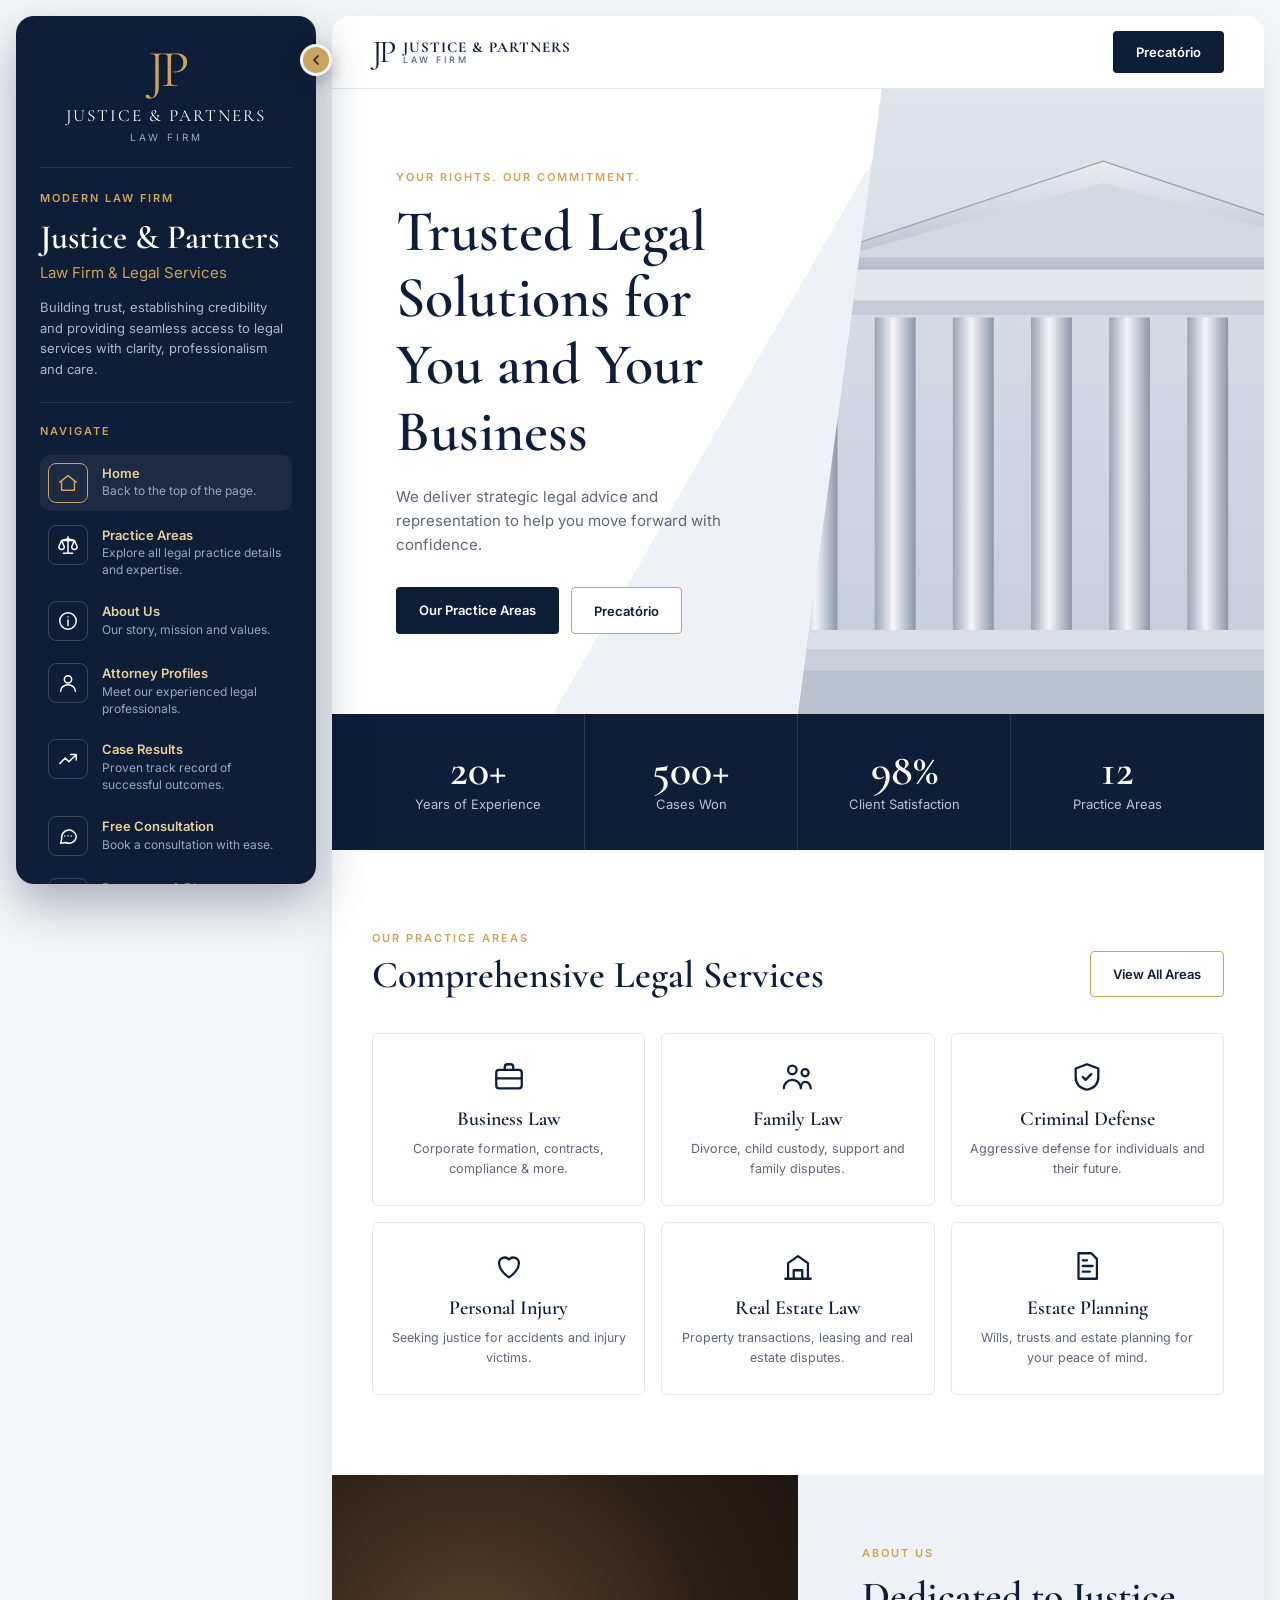
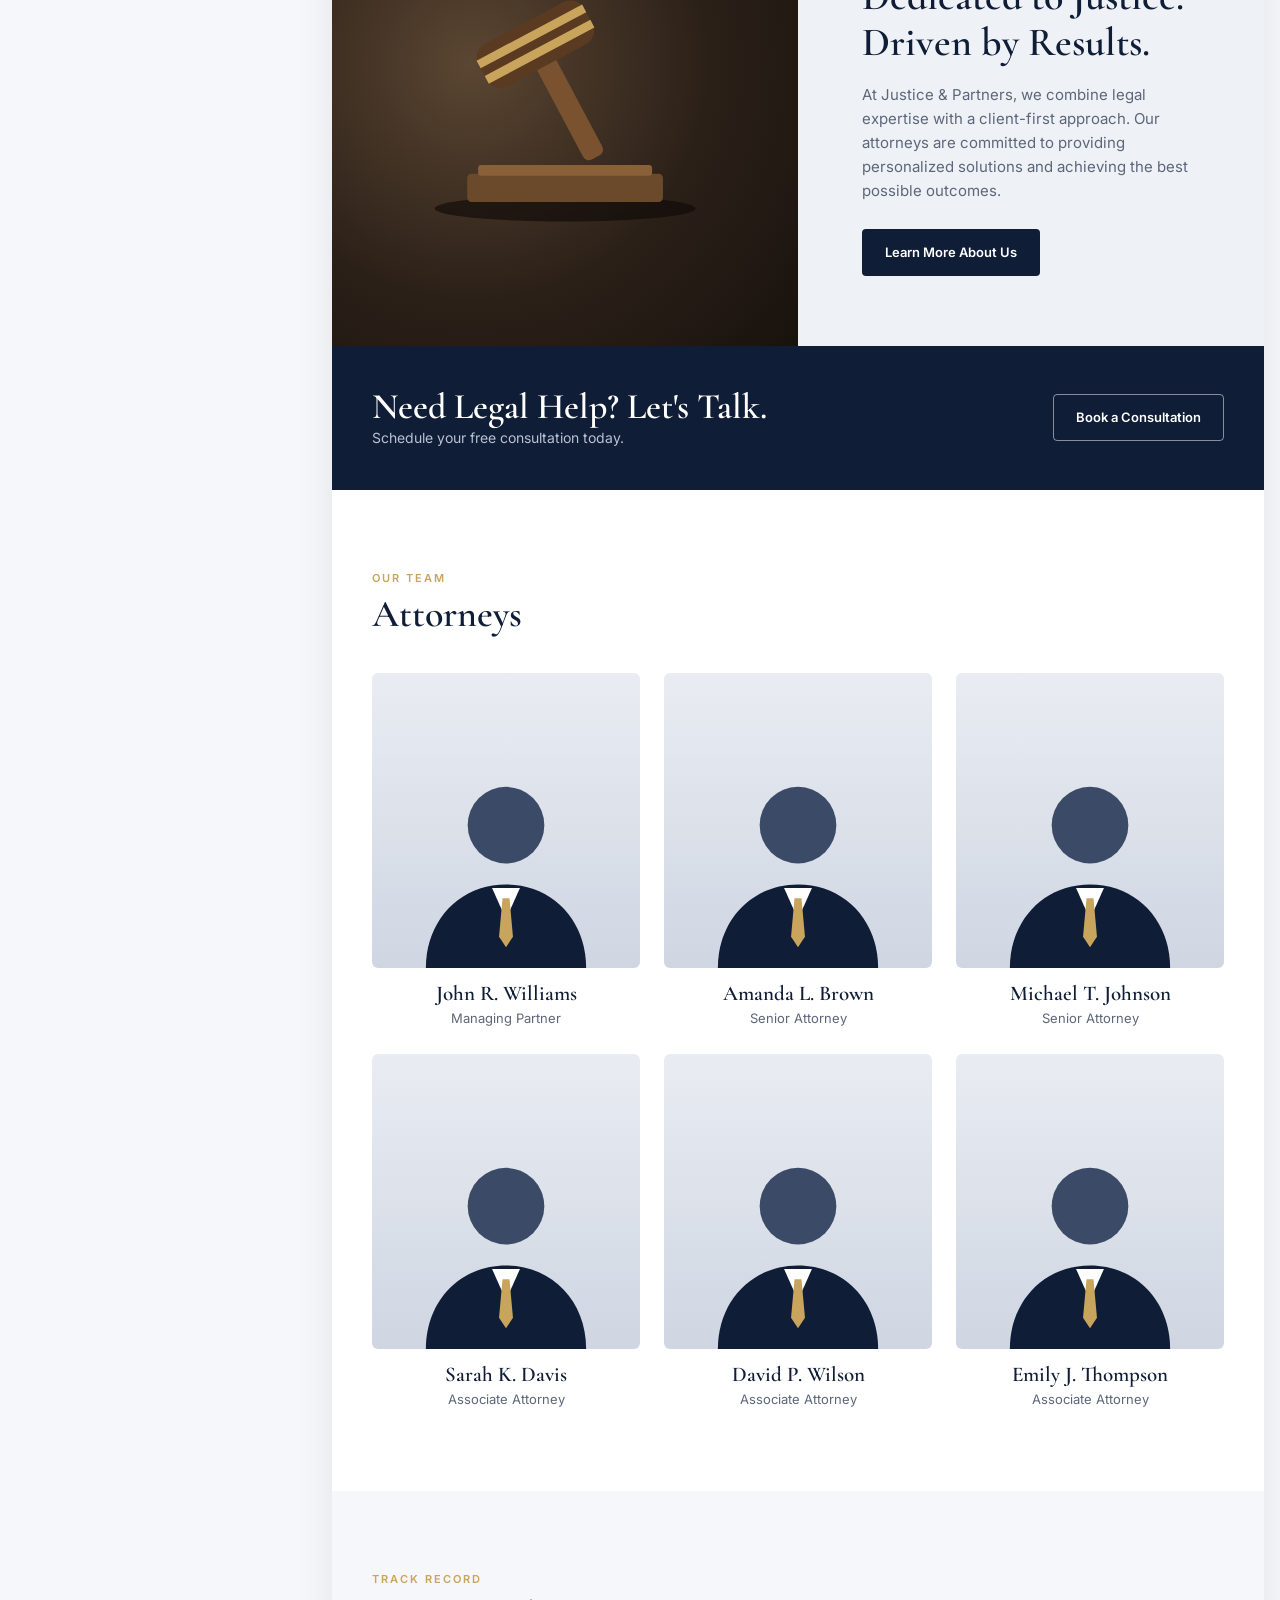
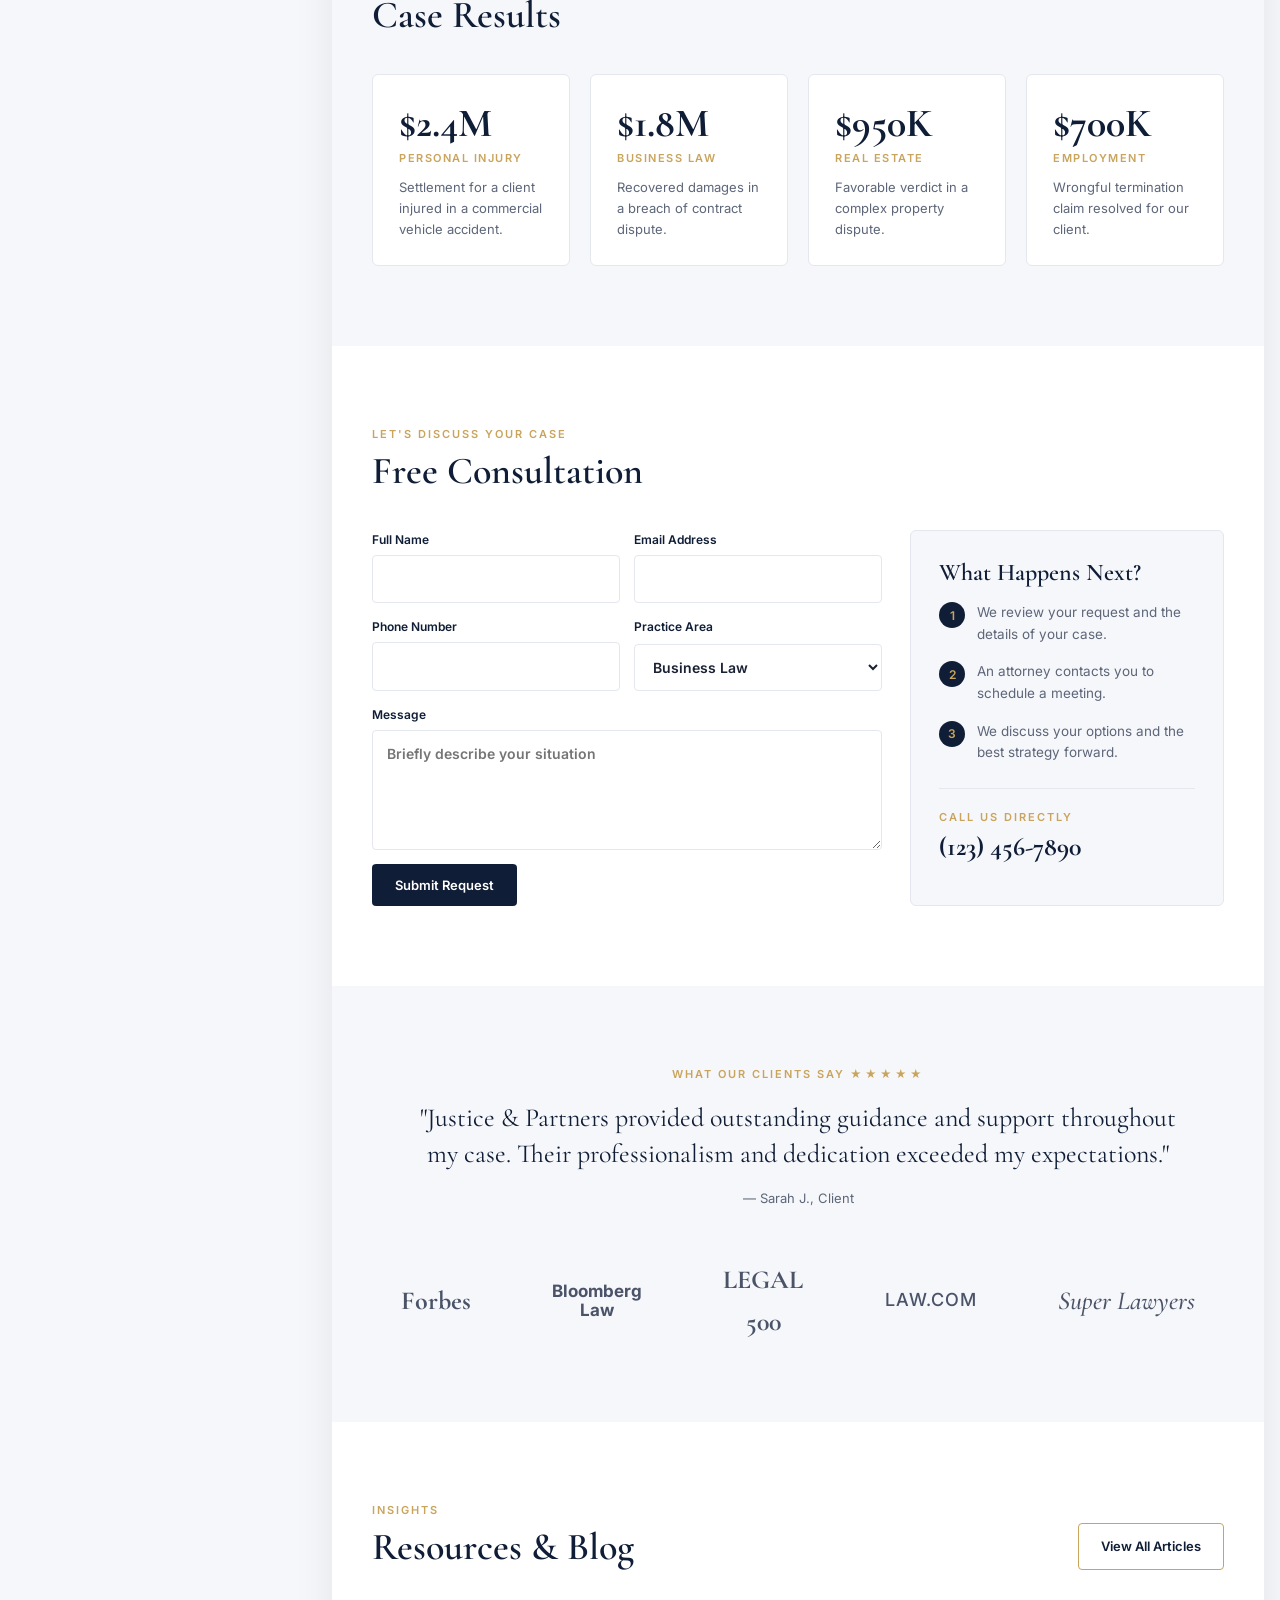
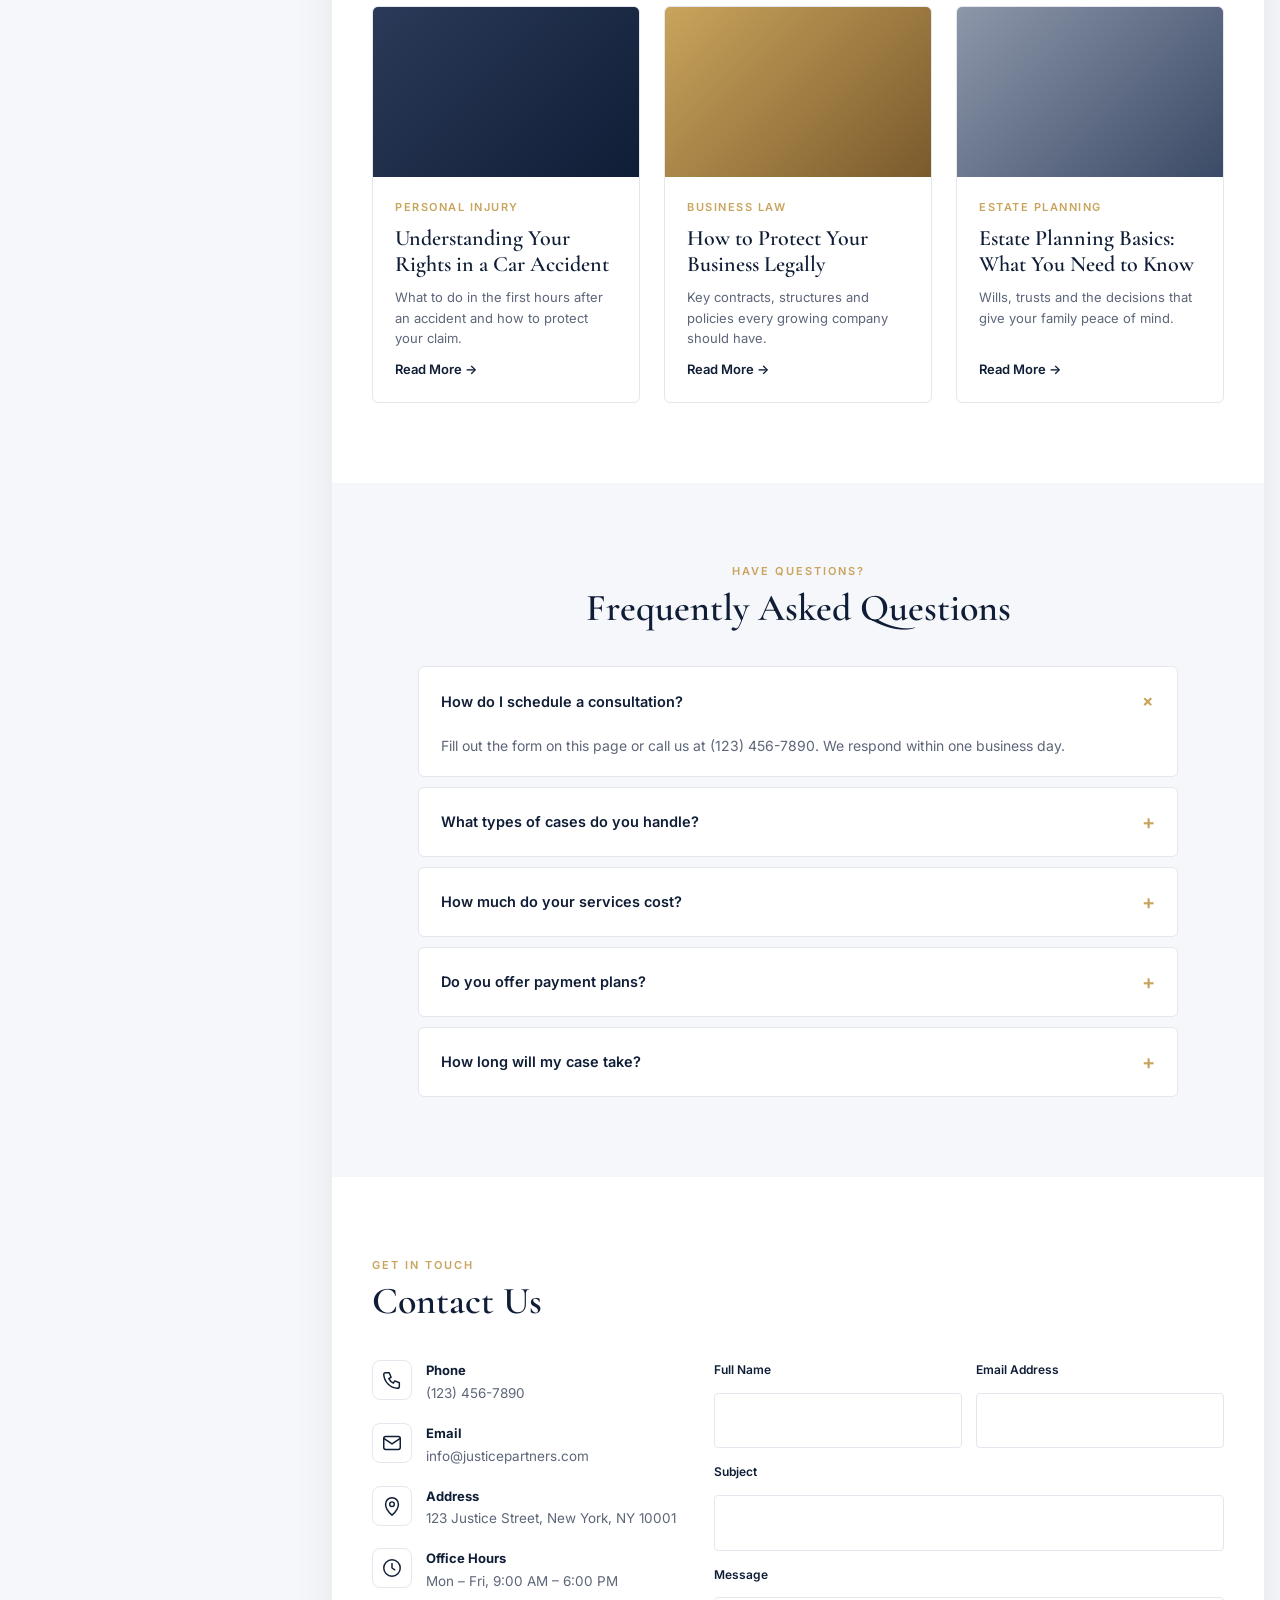
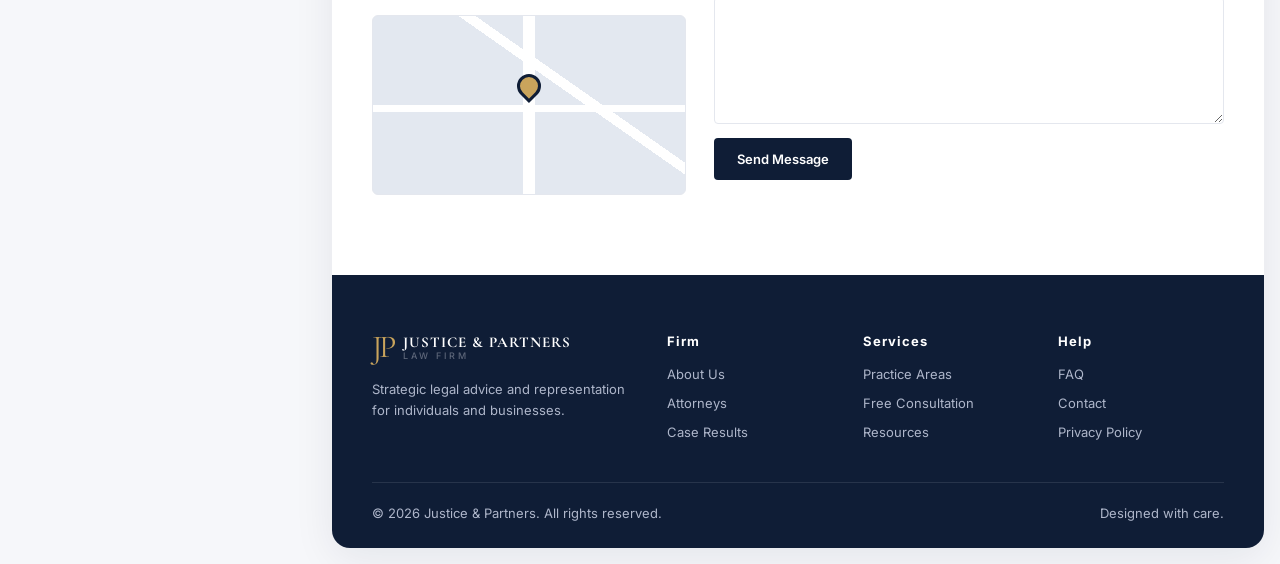
<file: index.html>
<!doctype html>
<html lang="en">
<head>
<meta charset="utf-8">
<meta name="viewport" content="width=device-width, initial-scale=1">
<title>Justice &amp; Partners | Law Firm</title>
<link rel="preconnect" href="https://fonts.googleapis.com">
<link rel="preconnect" href="https://fonts.gstatic.com" crossorigin>
<link href="https://fonts.googleapis.com/css2?family=Cormorant+Garamond:wght@500;600;700&family=Inter:wght@400;500;600&display=swap" rel="stylesheet">
<style>
  :root {
    --navy: #0f1d36;
    --navy-2: #16274a;
    --navy-3: #22355c;
    --gold: #c9a45c;
    --gold-soft: #e6cf9f;
    --ink: #1a2133;
    --muted: #5d6679;
    --line: #e4e7ee;
    --bg: #f6f7fa;
    --white: #ffffff;
    --radius: 6px;
    --sidebar-w: 300px;
    --sidebar-collapsed-w: 80px;
    --sb-w: var(--sidebar-w);
    --serif: "Cormorant Garamond", Georgia, serif;
    --sans: "Inter", system-ui, -apple-system, sans-serif;
  }

  * { box-sizing: border-box; margin: 0; padding: 0; }
  html { scroll-behavior: smooth; }
  body { font-family: var(--sans); color: var(--ink); background: var(--bg); line-height: 1.6; font-size: 15px; }
  a { color: inherit; text-decoration: none; }
  img, svg { display: block; }
  h1, h2, h3 { font-family: var(--serif); font-weight: 600; line-height: 1.15; color: var(--navy); }

  .icon { width: 22px; height: 22px; stroke: currentColor; fill: none; stroke-width: 1.6; stroke-linecap: round; stroke-linejoin: round; }

  /* ---------- Floating sidebar ---------- */
  .sidebar {
    position: fixed; top: 16px; left: 16px; bottom: 16px; width: var(--sb-w);
    background: var(--navy); color: #d7dceb; border-radius: 18px;
    padding: 28px 24px; overflow-y: auto; overflow-x: hidden; z-index: 50;
    box-shadow: 0 20px 50px rgba(15, 29, 54, .35);
    transition: transform .35s ease, width .35s ease, padding .35s ease;
    scrollbar-width: thin; scrollbar-color: var(--navy-3) transparent;
  }
  .sidebar-brand { text-align: center; padding-bottom: 22px; border-bottom: 1px solid rgba(255,255,255,.1); }
  .sidebar-brand .mono { font-family: var(--serif); font-size: 52px; color: var(--gold); line-height: 1; letter-spacing: -4px; }
  .sidebar-brand .name { font-family: var(--serif); color: #fff; font-size: 17px; letter-spacing: 2px; margin-top: 6px; }
  .sidebar-brand .tag { font-size: 10px; letter-spacing: 3px; color: #9aa4bd; }

  .sidebar-intro { padding: 22px 0; border-bottom: 1px solid rgba(255,255,255,.1); }
  .eyebrow { font-size: 11px; letter-spacing: 2px; text-transform: uppercase; color: var(--gold); font-weight: 600; }
  .sidebar-intro h2 { color: #fff; font-size: 34px; margin: 10px 0 4px; }
  .sidebar-intro .sub { color: var(--gold); font-size: 15px; margin-bottom: 12px; }
  .sidebar-intro p { font-size: 13px; color: #aeb6ca; }

  .sidebar-nav { padding: 20px 0; }
  .sidebar-nav ul { list-style: none; display: grid; gap: 6px; margin-top: 14px; }
  .sidebar-nav a {
    display: flex; gap: 14px; align-items: flex-start; padding: 8px; border-radius: 10px;
    transition: background .2s;
  }
  .sidebar-nav a:hover, .sidebar-nav a.active { background: rgba(255,255,255,.06); }
  .sidebar-nav a.active .nav-ico { border-color: var(--gold); color: var(--gold); }
  .nav-ico {
    flex: none; width: 40px; height: 40px; border: 1px solid rgba(255,255,255,.18); border-radius: 8px;
    display: grid; place-items: center; color: #fff; transition: .2s;
  }
  .nav-txt strong { display: block; color: var(--gold-soft); font-size: 13px; font-weight: 600; }
  .nav-txt span { font-size: 12px; color: #9aa4bd; line-height: 1.4; display: block; }

  .sidebar-overview { padding-top: 18px; border-top: 1px solid rgba(255,255,255,.1); }
  .overview-grid { display: grid; grid-template-columns: 1fr 1fr; gap: 10px; margin-top: 14px; }
  .ov-card {
    border: 1px solid rgba(255,255,255,.14); border-radius: 10px; padding: 10px 12px;
    display: flex; align-items: center; gap: 10px; font-size: 12px; color: #aeb6ca;
  }
  .ov-card b { display: block; color: #fff; font-size: 16px; font-family: var(--serif); }
  .ov-card.wide { grid-column: span 2; color: #fff; }
  .sidebar-cta {
    display: block; text-align: center; margin-top: 16px; padding: 12px; border-radius: 8px;
    background: var(--gold); color: var(--navy); font-weight: 600; font-size: 13px;
    width: 100%; border: 0; cursor: pointer; font-family: var(--sans);
  }
  .sidebar-cta:hover { background: var(--gold-soft); }

  .sidebar-toggle {
    display: none; position: fixed; left: 16px; bottom: 16px; z-index: 60;
    width: 52px; height: 52px; border-radius: 50%; border: 0; cursor: pointer;
    background: var(--gold); color: var(--navy); box-shadow: 0 10px 25px rgba(0,0,0,.25);
    place-items: center;
  }
  .backdrop { display: none; position: fixed; inset: 0; background: rgba(10,18,35,.5); z-index: 40; }

  /* Collapse / expand button (desktop) */
  .sidebar-collapse {
    position: fixed; top: 44px; left: calc(16px + var(--sb-w) - 16px); z-index: 55;
    width: 32px; height: 32px; border-radius: 50%; cursor: pointer;
    display: grid; place-items: center; padding: 0;
    background: var(--gold); color: var(--navy); border: 3px solid var(--bg);
    box-shadow: 0 6px 16px rgba(15,29,54,.3);
    transition: left .35s ease, background .2s;
  }
  .sidebar-collapse:hover { background: var(--gold-soft); }
  .sidebar-collapse .icon { width: 16px; height: 16px; stroke-width: 2.4; transition: transform .35s ease; }

  @media (min-width: 1081px) {
    body.sidebar-collapsed { --sb-w: var(--sidebar-collapsed-w); }
    body.sidebar-collapsed .sidebar { padding: 22px 12px; }
    body.sidebar-collapsed .sidebar-collapse .icon { transform: rotate(180deg); }
    body.sidebar-collapsed .sidebar-brand .name,
    body.sidebar-collapsed .sidebar-brand .tag,
    body.sidebar-collapsed .sidebar-intro,
    body.sidebar-collapsed .sidebar .eyebrow,
    body.sidebar-collapsed .nav-txt,
    body.sidebar-collapsed .overview-grid,
    body.sidebar-collapsed .sidebar-cta { display: none; }
    body.sidebar-collapsed .sidebar-brand .mono { font-size: 34px; }
    body.sidebar-collapsed .sidebar-nav ul { margin-top: 0; }
    body.sidebar-collapsed .sidebar-nav a { justify-content: center; }
    body.sidebar-collapsed .sidebar-overview { border-top: 0; padding-top: 0; }
  }

  /* ---------- Main ---------- */
  .main { margin-left: calc(var(--sb-w) + 32px); padding: 16px 16px 16px 0; transition: margin-left .35s ease; }
  .page { background: var(--white); border-radius: 18px; overflow: hidden; box-shadow: 0 10px 40px rgba(15,29,54,.08); }
  .container { max-width: 1120px; margin: 0 auto; padding: 0 40px; }
  section { scroll-margin-top: 80px; }
  .section { padding: 80px 0; }
  .section-head { display: flex; justify-content: space-between; align-items: end; gap: 20px; margin-bottom: 36px; flex-wrap: wrap; }
  .section-head h2 { font-size: 38px; margin-top: 6px; }
  .center { text-align: center; }
  .center .section-head { justify-content: center; }

  .btn {
    display: inline-flex; align-items: center; gap: 8px; padding: 12px 22px; border-radius: 4px;
    font-size: 13px; font-weight: 600; border: 1px solid transparent; cursor: pointer; transition: .2s;
    font-family: var(--sans);
  }
  .btn-dark { background: var(--navy); color: #fff; }
  .btn-dark:hover { background: var(--navy-3); }
  .btn-outline { border-color: var(--gold); color: var(--navy); background: #fff; }
  .btn-outline:hover { background: var(--gold); }
  .btn-gold { background: var(--gold); color: var(--navy); }
  .btn-ghost { border-color: rgba(255,255,255,.5); color: #fff; }
  .btn-ghost:hover { background: #fff; color: var(--navy); }

  /* Header */
  .topbar { position: sticky; top: 0; z-index: 30; background: rgba(255,255,255,.95); backdrop-filter: blur(8px); border-bottom: 1px solid var(--line); }
  .topbar .container { display: flex; align-items: center; justify-content: space-between; height: 72px; }
  .logo { display: flex; align-items: center; gap: 10px; }
  .logo .mono { font-family: var(--serif); font-size: 32px; color: var(--navy); letter-spacing: -3px; line-height: 1; }
  .logo .txt { font-family: var(--serif); font-size: 15px; font-weight: 700; color: var(--navy); line-height: 1.1; letter-spacing: 1px; }
  .logo .txt small { display: block; font-family: var(--sans); font-size: 9px; letter-spacing: 3px; color: var(--muted); font-weight: 500; }
  .topnav { display: flex; gap: 26px; font-size: 13px; font-weight: 500; }
  .topnav a:hover { color: var(--gold); }

  /* Hero */
  .hero { position: relative; display: grid; grid-template-columns: 1fr 1fr; min-height: 520px; background: linear-gradient(120deg, #fff 45%, #eef1f6 45%); }
  .hero-copy { padding: 80px 40px 80px 64px; align-self: center; }
  .hero-copy h1 { font-size: 58px; margin: 12px 0 20px; }
  .hero-copy p { color: var(--muted); max-width: 420px; margin-bottom: 30px; }
  .hero-copy .actions { display: flex; gap: 12px; flex-wrap: wrap; }
  .hero-art { position: relative; overflow: hidden; background: linear-gradient(180deg, #dfe4ec 0%, #c3cbd8 100%); clip-path: polygon(18% 0, 100% 0, 100% 100%, 0 100%); }
  .hero-art svg { position: absolute; bottom: 0; right: 0; width: 100%; height: 100%; }

  .stats { background: var(--navy); color: #fff; }
  .stats .container { display: grid; grid-template-columns: repeat(4, 1fr); }
  .stat { padding: 34px 20px; text-align: center; border-right: 1px solid rgba(255,255,255,.12); }
  .stat:last-child { border-right: 0; }
  .stat b { font-family: var(--serif); font-size: 44px; font-weight: 600; display: block; line-height: 1; }
  .stat span { font-size: 13px; color: #b9c1d4; }

  /* Cards */
  .grid-6 { display: grid; grid-template-columns: repeat(6, 1fr); gap: 16px; }
  .grid-3 { display: grid; grid-template-columns: repeat(3, 1fr); gap: 24px; }
  .card { background: #fff; border: 1px solid var(--line); border-radius: var(--radius); padding: 26px 18px; text-align: center; transition: .25s; }
  .card:hover { transform: translateY(-4px); box-shadow: 0 14px 30px rgba(15,29,54,.08); border-color: var(--gold-soft); }
  .card .icon { width: 34px; height: 34px; margin: 0 auto 14px; color: var(--navy); }
  .card h3 { font-size: 20px; margin-bottom: 8px; }
  .card p { font-size: 12.5px; color: var(--muted); }

  /* About split */
  .split { display: grid; grid-template-columns: 1fr 1fr; background: #eef1f6; }
  .split-art { min-height: 380px; background: radial-gradient(circle at 30% 40%, #5b4632 0%, #2b2018 55%, #18120d 100%); position: relative; }
  .split-art svg { position: absolute; inset: 0; margin: auto; width: 70%; height: 70%; }
  .split-copy { padding: 70px 64px; align-self: center; }
  .split-copy h2 { font-size: 40px; margin: 10px 0 18px; }
  .split-copy p { color: var(--muted); margin-bottom: 26px; }

  /* CTA band */
  .cta-band { background: var(--navy); color: #fff; }
  .cta-band .container { display: flex; justify-content: space-between; align-items: center; gap: 20px; padding-top: 40px; padding-bottom: 40px; flex-wrap: wrap; }
  .cta-band h2 { color: #fff; font-size: 36px; }
  .cta-band p { color: #b9c1d4; font-size: 14px; }

  /* Attorneys */
  .person { text-align: center; }
  .avatar { aspect-ratio: 4/4.4; border-radius: var(--radius); background: linear-gradient(180deg, #e9ecf2, #cfd6e2); position: relative; overflow: hidden; margin-bottom: 14px; }
  .avatar svg { position: absolute; bottom: 0; left: 50%; transform: translateX(-50%); width: 78%; }
  .person h3 { font-size: 21px; }
  .person span { font-size: 13px; color: var(--muted); }

  /* Results */
  .results { display: grid; grid-template-columns: repeat(4, 1fr); gap: 20px; }
  .result { border: 1px solid var(--line); border-radius: var(--radius); padding: 26px; background: #fff; }
  .result b { font-family: var(--serif); font-size: 40px; color: var(--navy); display: block; line-height: 1.1; }
  .result small { font-size: 11px; letter-spacing: 1.5px; text-transform: uppercase; color: var(--gold); font-weight: 600; }
  .result p { font-size: 13px; color: var(--muted); margin-top: 8px; }

  /* Consultation */
  .consult { display: grid; grid-template-columns: 1.5fr 1fr; gap: 28px; }
  form { display: grid; gap: 14px; }
  .row-2 { display: grid; grid-template-columns: 1fr 1fr; gap: 14px; }
  label { font-size: 12px; font-weight: 600; color: var(--navy); display: grid; gap: 6px; }
  input, select, textarea {
    font: inherit; font-size: 14px; padding: 12px 14px; border: 1px solid var(--line); border-radius: 4px; background: #fff; color: var(--ink);
  }
  input:focus, select:focus, textarea:focus { outline: 2px solid var(--gold-soft); border-color: var(--gold); }
  textarea { min-height: 120px; resize: vertical; }
  .aside-box { background: var(--bg); border: 1px solid var(--line); border-radius: var(--radius); padding: 28px; }
  .aside-box h3 { font-size: 24px; margin-bottom: 16px; }
  .steps { list-style: none; display: grid; gap: 16px; counter-reset: s; }
  .steps li { counter-increment: s; display: flex; gap: 12px; font-size: 13.5px; color: var(--muted); }
  .steps li::before { content: counter(s); flex: none; width: 26px; height: 26px; border-radius: 50%; background: var(--navy); color: var(--gold); display: grid; place-items: center; font-size: 12px; font-weight: 600; }
  .phone { margin-top: 24px; padding-top: 20px; border-top: 1px solid var(--line); }
  .phone b { font-family: var(--serif); font-size: 26px; color: var(--navy); }
  .form-msg { font-size: 13px; color: #1f7a4a; display: none; }

  /* Blog */
  .post { border: 1px solid var(--line); border-radius: var(--radius); overflow: hidden; background: #fff; display: flex; flex-direction: column; }
  .post-img { height: 170px; }
  .post-body { padding: 22px; display: flex; flex-direction: column; gap: 10px; flex: 1; }
  .post-body small { color: var(--gold); font-weight: 600; font-size: 11px; letter-spacing: 1.5px; text-transform: uppercase; }
  .post-body h3 { font-size: 22px; }
  .post-body p { font-size: 13px; color: var(--muted); flex: 1; }
  .post-body a { font-size: 13px; font-weight: 600; color: var(--navy); }
  .post-body a:hover { color: var(--gold); }

  /* FAQ */
  .faq { max-width: 760px; margin: 0 auto; display: grid; gap: 10px; }
  details { border: 1px solid var(--line); border-radius: var(--radius); background: #fff; }
  summary { padding: 18px 22px; cursor: pointer; font-weight: 600; font-size: 14.5px; color: var(--navy); list-style: none; display: flex; justify-content: space-between; align-items: center; }
  summary::-webkit-details-marker { display: none; }
  summary::after { content: "+"; font-size: 20px; color: var(--gold); transition: transform .2s; }
  details[open] summary::after { transform: rotate(45deg); }
  details p { padding: 0 22px 18px; color: var(--muted); font-size: 14px; }

  /* Testimonials */
  .testimonial { background: var(--bg); }
  .stars { color: var(--gold); letter-spacing: 3px; }
  blockquote { font-family: var(--serif); font-size: 26px; color: var(--navy); max-width: 760px; margin: 16px auto; line-height: 1.4; }
  .cite { font-size: 13px; color: var(--muted); }
  .press { display: flex; justify-content: space-around; align-items: center; flex-wrap: wrap; gap: 24px; margin-top: 50px; color: #4a5368; font-family: var(--serif); font-size: 26px; font-weight: 700; }
  .press span:nth-child(2) { font-family: var(--sans); font-size: 17px; line-height: 1.1; }
  .press span:nth-child(4) { font-family: var(--sans); font-size: 18px; font-weight: 500; letter-spacing: 1px; }
  .press span:nth-child(5) { font-style: italic; font-weight: 500; }

  /* Contact */
  .contact { display: grid; grid-template-columns: 1fr 1.4fr; gap: 28px; }
  .info-list { list-style: none; display: grid; gap: 18px; }
  .info-list li { display: flex; gap: 14px; }
  .info-list .nav-ico { border-color: var(--line); color: var(--navy); }
  .info-list b { display: block; font-size: 13px; color: var(--navy); }
  .info-list span { font-size: 13.5px; color: var(--muted); }
  .map { margin-top: 22px; height: 180px; border-radius: var(--radius); border: 1px solid var(--line);
    background:
      linear-gradient(90deg, transparent 48%, #fff 48%, #fff 52%, transparent 52%),
      linear-gradient(0deg, transparent 46%, #fff 46%, #fff 50%, transparent 50%),
      linear-gradient(35deg, transparent 60%, #fff 60%, #fff 63%, transparent 63%),
      #e3e8f0;
    position: relative; }
  .map::after { content: ""; position: absolute; left: 50%; top: 46%; width: 18px; height: 18px; background: var(--gold); border: 3px solid var(--navy); border-radius: 50% 50% 50% 0; transform: translate(-50%, -100%) rotate(-45deg); }

  /* Footer */
  footer { background: var(--navy); color: #aeb6ca; padding: 56px 0 24px; font-size: 13px; }
  .foot-grid { display: grid; grid-template-columns: 1.6fr 1fr 1fr 1fr; gap: 30px; }
  footer .logo .mono, footer .logo .txt { color: #fff; }
  footer .logo .mono { color: var(--gold); }
  footer h4 { color: #fff; font-size: 13px; margin-bottom: 12px; letter-spacing: 1px; }
  footer ul { list-style: none; display: grid; gap: 8px; }
  footer a:hover { color: var(--gold); }
  .copy { border-top: 1px solid rgba(255,255,255,.1); margin-top: 40px; padding-top: 20px; display: flex; justify-content: space-between; flex-wrap: wrap; gap: 10px; }

  .reveal { opacity: 0; transform: translateY(20px); transition: opacity .6s ease, transform .6s ease; }
  .reveal.in { opacity: 1; transform: none; }

  /* ---------- Responsive ---------- */
  @media (max-width: 1280px) {
    .grid-6 { grid-template-columns: repeat(3, 1fr); }
    .topnav { display: none; }
  }
  @media (max-width: 1080px) {
    .sidebar { transform: translateX(calc(-100% - 24px)); }
    body.menu-open .sidebar { transform: none; }
    body.menu-open .backdrop { display: block; }
    .sidebar-toggle { display: grid; }
    .sidebar-collapse { display: none; }
    .main { margin-left: 0; padding: 0; }
    .page { border-radius: 0; }
    .hero, .split, .consult, .contact { grid-template-columns: 1fr; }
    .hero { background: #fff; }
    .hero-art { min-height: 320px; clip-path: none; }
    .hero-copy { padding: 60px 40px; }
    .results { grid-template-columns: repeat(2, 1fr); }
    .foot-grid { grid-template-columns: 1fr 1fr; }
  }
  @media (max-width: 640px) {
    .container { padding: 0 16px; }
    .hero-copy { padding: 48px 16px; }
    .hero-copy h1 { font-size: 40px; }
    .section { padding: 56px 0; }
    .section-head h2, .split-copy h2 { font-size: 30px; }
    .split-copy { padding: 48px 16px; }
    .stats .container { grid-template-columns: repeat(2, 1fr); }
    .stat:nth-child(2) { border-right: 0; }
    .grid-6 { grid-template-columns: repeat(2, 1fr); }
    .grid-3, .results, .row-2, .foot-grid { grid-template-columns: 1fr; }
    .topbar .btn { display: none; }
    blockquote { font-size: 21px; }
    .sidebar { width: calc(100% - 32px); }
  }
  @media (prefers-reduced-motion: reduce) {
    html { scroll-behavior: auto; }
    .reveal { opacity: 1; transform: none; transition: none; }
  }
</style>
<link rel="stylesheet" href="precatorio/wizard.css">
</head>
<body>

<!-- Icon sprite -->
<svg width="0" height="0" style="position:absolute" aria-hidden="true">
  <symbol id="i-scale" viewBox="0 0 24 24"><path d="M12 3v18M7 21h10M5 7h14M12 5l-7 2M12 5l7 2M5 7l-3 7a3 3 0 0 0 6 0L5 7zM19 7l-3 7a3 3 0 0 0 6 0l-3-7z"/></symbol>
  <symbol id="i-user" viewBox="0 0 24 24"><circle cx="12" cy="8" r="4"/><path d="M4 21c0-4 3.6-7 8-7s8 3 8 7"/></symbol>
  <symbol id="i-trend" viewBox="0 0 24 24"><path d="M3 17l6-6 4 4 8-8M15 7h6v6"/></symbol>
  <symbol id="i-chat" viewBox="0 0 24 24"><path d="M21 12a8 8 0 0 1-11.6 7.1L4 20l1.1-4.6A8 8 0 1 1 21 12z"/><path d="M8.5 12h.01M12 12h.01M15.5 12h.01"/></symbol>
  <symbol id="i-doc" viewBox="0 0 24 24"><path d="M14 3H6a2 2 0 0 0-2 2v14a2 2 0 0 0 2 2h12a2 2 0 0 0 2-2V9z"/><path d="M14 3v6h6M8 13h8M8 17h6"/></symbol>
  <symbol id="i-pin" viewBox="0 0 24 24"><path d="M12 22s7-6.2 7-12a7 7 0 0 0-14 0c0 5.8 7 12 7 12z"/><circle cx="12" cy="10" r="2.5"/></symbol>
  <symbol id="i-home" viewBox="0 0 24 24"><path d="M3 11l9-7 9 7M5 10v10h14V10"/></symbol>
  <symbol id="i-info" viewBox="0 0 24 24"><circle cx="12" cy="12" r="9"/><path d="M12 11v6M12 7.5h.01"/></symbol>
  <symbol id="i-help" viewBox="0 0 24 24"><circle cx="12" cy="12" r="9"/><path d="M9.5 9.5a2.5 2.5 0 1 1 3.5 2.3c-.6.3-1 .9-1 1.6V14M12 17.5h.01"/></symbol>
  <symbol id="i-brief" viewBox="0 0 24 24"><rect x="3" y="7" width="18" height="13" rx="2"/><path d="M9 7V5a2 2 0 0 1 2-2h2a2 2 0 0 1 2 2v2M3 13h18"/></symbol>
  <symbol id="i-family" viewBox="0 0 24 24"><circle cx="8" cy="7" r="3"/><circle cx="17" cy="9" r="2.5"/><path d="M2 20c0-3.3 2.7-6 6-6s6 2.7 6 6M14 20c0-2.5 1.3-4.5 3-4.5s3.5 1.5 4 4.5"/></symbol>
  <symbol id="i-shield" viewBox="0 0 24 24"><path d="M12 3l8 3v6c0 5-3.5 8-8 9-4.5-1-8-4-8-9V6z"/><path d="M9 12l2 2 4-4"/></symbol>
  <symbol id="i-heart" viewBox="0 0 24 24"><path d="M12 20s-7-4.5-7-10a4 4 0 0 1 7-2.6A4 4 0 0 1 19 10c0 5.5-7 10-7 10z"/></symbol>
  <symbol id="i-building" viewBox="0 0 24 24"><path d="M3 21h18M5 21V10l7-5 7 5v11M9 21v-6h6v6"/></symbol>
  <symbol id="i-file" viewBox="0 0 24 24"><path d="M6 3h9l4 4v14H6z"/><path d="M9 12h7M9 16h5M9 8h3"/></symbol>
  <symbol id="i-phone" viewBox="0 0 24 24"><path d="M5 4h4l2 5-2.5 1.5a11 11 0 0 0 5 5L15 13l5 2v4a2 2 0 0 1-2 2A16 16 0 0 1 3 6a2 2 0 0 1 2-2z"/></symbol>
  <symbol id="i-mail" viewBox="0 0 24 24"><rect x="3" y="5" width="18" height="14" rx="2"/><path d="M3 7l9 6 9-6"/></symbol>
  <symbol id="i-clock" viewBox="0 0 24 24"><circle cx="12" cy="12" r="9"/><path d="M12 7v5l3 2"/></symbol>
  <symbol id="i-chevron-left" viewBox="0 0 24 24"><path d="M15 6l-6 6 6 6"/></symbol>
  <symbol id="i-menu" viewBox="0 0 24 24"><path d="M4 7h16M4 12h16M4 17h16"/></symbol>
  <symbol id="i-layers" viewBox="0 0 24 24"><path d="M12 3l9 5-9 5-9-5z"/><path d="M3 13l9 5 9-5"/></symbol>
  <symbol id="i-mobile" viewBox="0 0 24 24"><rect x="7" y="2" width="10" height="20" rx="2"/><path d="M11 18h2"/></symbol>
  <symbol id="i-person" viewBox="0 0 120 120"><circle cx="60" cy="38" r="22" fill="#3b4a66" stroke="none"/><path d="M14 120c0-28 20-48 46-48s46 20 46 48z" fill="#0f1d36" stroke="none"/><path d="M52 74l8 18 8-18" fill="#fff" stroke="none"/><path d="M58 80h4l2 22-4 6-4-6z" fill="#c9a45c" stroke="none"/></symbol>
</svg>

<!-- Floating sidebar menu -->
<aside class="sidebar" id="sidebar" aria-label="Site menu">
  <div class="sidebar-brand">
    <div class="mono">JP</div>
    <div class="name">JUSTICE &amp; PARTNERS</div>
    <div class="tag">LAW FIRM</div>
  </div>

  <div class="sidebar-intro">
    <div class="eyebrow">Modern Law Firm</div>
    <h2>Justice &amp; Partners</h2>
    <div class="sub">Law Firm &amp; Legal Services</div>
    <p>Building trust, establishing credibility and providing seamless access to legal services with clarity, professionalism and care.</p>
  </div>

  <nav class="sidebar-nav">
    <div class="eyebrow">Navigate</div>
    <ul>
      <li><a href="#home"><span class="nav-ico"><svg class="icon"><use href="#i-home"/></svg></span><span class="nav-txt"><strong>Home</strong><span>Back to the top of the page.</span></span></a></li>
      <li><a href="#practice"><span class="nav-ico"><svg class="icon"><use href="#i-scale"/></svg></span><span class="nav-txt"><strong>Practice Areas</strong><span>Explore all legal practice details and expertise.</span></span></a></li>
      <li><a href="#about"><span class="nav-ico"><svg class="icon"><use href="#i-info"/></svg></span><span class="nav-txt"><strong>About Us</strong><span>Our story, mission and values.</span></span></a></li>
      <li><a href="#attorneys"><span class="nav-ico"><svg class="icon"><use href="#i-user"/></svg></span><span class="nav-txt"><strong>Attorney Profiles</strong><span>Meet our experienced legal professionals.</span></span></a></li>
      <li><a href="#results"><span class="nav-ico"><svg class="icon"><use href="#i-trend"/></svg></span><span class="nav-txt"><strong>Case Results</strong><span>Proven track record of successful outcomes.</span></span></a></li>
      <li><a href="#consultation"><span class="nav-ico"><svg class="icon"><use href="#i-chat"/></svg></span><span class="nav-txt"><strong>Free Consultation</strong><span>Book a consultation with ease.</span></span></a></li>
      <li><a href="#blog"><span class="nav-ico"><svg class="icon"><use href="#i-doc"/></svg></span><span class="nav-txt"><strong>Resources &amp; Blog</strong><span>Stay informed with legal insights and updates.</span></span></a></li>
      <li><a href="#faq"><span class="nav-ico"><svg class="icon"><use href="#i-help"/></svg></span><span class="nav-txt"><strong>FAQ</strong><span>Answers to common questions.</span></span></a></li>
      <li><a href="#contact"><span class="nav-ico"><svg class="icon"><use href="#i-pin"/></svg></span><span class="nav-txt"><strong>Contact &amp; Location</strong><span>Multiple ways to get in touch with us.</span></span></a></li>
    </ul>
  </nav>

  <div class="sidebar-overview">
    <div class="eyebrow">Firm Overview</div>
    <div class="overview-grid">
      <div class="ov-card"><svg class="icon"><use href="#i-layers"/></svg><div><b>12</b>Practice Areas</div></div>
      <div class="ov-card"><svg class="icon"><use href="#i-mobile"/></svg><div><b>24/7</b>Support</div></div>
      <div class="ov-card wide"><svg class="icon"><use href="#i-shield"/></svg>Confidential &amp; Client-First</div>
    </div>
    <button type="button" class="sidebar-cta" data-precatorio>Precatório</button>
  </div>
</aside>

<button class="sidebar-collapse" id="sidebarCollapse" aria-label="Recolher menu" title="Recolher menu" aria-controls="sidebar" aria-expanded="true">
  <svg class="icon"><use href="#i-chevron-left"/></svg>
</button>

<button class="sidebar-toggle" id="sidebarToggle" aria-label="Open menu" aria-controls="sidebar" aria-expanded="false">
  <svg class="icon"><use href="#i-menu"/></svg>
</button>
<div class="backdrop" id="backdrop"></div>

<main class="main">
  <div class="page">

    <header class="topbar">
      <div class="container">
        <a href="#home" class="logo">
          <span class="mono">JP</span>
          <span class="txt">JUSTICE &amp; PARTNERS<small>LAW FIRM</small></span>
        </a>
        <nav class="topnav">
          <a href="#home">Home</a>
          <a href="#about">About Us</a>
          <a href="#practice">Practice Areas</a>
          <a href="#attorneys">Attorneys</a>
          <a href="#results">Case Results</a>
          <a href="#blog">Resources</a>
          <a href="#contact">Contact</a>
        </nav>
        <button type="button" class="btn btn-dark" data-precatorio>Precatório</button>
      </div>
    </header>

    <!-- Hero -->
    <section class="hero" id="home">
      <div class="hero-copy">
        <div class="eyebrow">Your Rights. Our Commitment.</div>
        <h1>Trusted Legal Solutions for You and Your Business</h1>
        <p>We deliver strategic legal advice and representation to help you move forward with confidence.</p>
        <div class="actions">
          <a href="#practice" class="btn btn-dark">Our Practice Areas</a>
          <button type="button" class="btn btn-outline" data-precatorio>Precatório</button>
        </div>
      </div>
      <div class="hero-art" aria-hidden="true">
        <svg viewBox="0 0 600 520" preserveAspectRatio="xMidYMax slice">
          <defs>
            <linearGradient id="col" x1="0" x2="1">
              <stop offset="0" stop-color="#9aa4b4"/><stop offset=".45" stop-color="#f4f5f8"/><stop offset="1" stop-color="#8c96a8"/>
            </linearGradient>
            <linearGradient id="stone" x1="0" y1="0" x2="0" y2="1">
              <stop offset="0" stop-color="#e9ecf1"/><stop offset="1" stop-color="#b6bfcc"/>
            </linearGradient>
          </defs>
          <polygon points="90,150 360,60 630,150" fill="url(#stone)" stroke="#9aa4b4"/>
          <polygon points="140,140 360,78 580,140" fill="#d3d9e2"/>
          <rect x="80" y="150" width="560" height="26" fill="#e3e7ed"/>
          <rect x="80" y="176" width="560" height="12" fill="#c4ccd7"/>
          <g fill="url(#col)">
            <rect x="105" y="190" width="34" height="260"/><rect x="170" y="190" width="34" height="260"/>
            <rect x="235" y="190" width="34" height="260"/><rect x="300" y="190" width="34" height="260"/>
            <rect x="365" y="190" width="34" height="260"/><rect x="430" y="190" width="34" height="260"/>
            <rect x="495" y="190" width="34" height="260"/><rect x="560" y="190" width="34" height="260"/>
          </g>
          <rect x="70" y="450" width="580" height="16" fill="#d9dee6"/>
          <rect x="50" y="466" width="620" height="18" fill="#c8cfd9"/>
          <rect x="30" y="484" width="660" height="40" fill="#b9c1cd"/>
        </svg>
      </div>
    </section>

    <section class="stats">
      <div class="container">
        <div class="stat"><b data-count="20" data-suffix="+">20+</b><span>Years of Experience</span></div>
        <div class="stat"><b data-count="500" data-suffix="+">500+</b><span>Cases Won</span></div>
        <div class="stat"><b data-count="98" data-suffix="%">98%</b><span>Client Satisfaction</span></div>
        <div class="stat"><b data-count="12" data-suffix="">12</b><span>Practice Areas</span></div>
      </div>
    </section>

    <!-- Practice areas -->
    <section class="section" id="practice">
      <div class="container">
        <div class="section-head">
          <div>
            <div class="eyebrow">Our Practice Areas</div>
            <h2>Comprehensive Legal Services</h2>
          </div>
          <a href="#contact" class="btn btn-outline">View All Areas</a>
        </div>
        <div class="grid-6">
          <article class="card reveal"><svg class="icon"><use href="#i-brief"/></svg><h3>Business Law</h3><p>Corporate formation, contracts, compliance &amp; more.</p></article>
          <article class="card reveal"><svg class="icon"><use href="#i-family"/></svg><h3>Family Law</h3><p>Divorce, child custody, support and family disputes.</p></article>
          <article class="card reveal"><svg class="icon"><use href="#i-shield"/></svg><h3>Criminal Defense</h3><p>Aggressive defense for individuals and their future.</p></article>
          <article class="card reveal"><svg class="icon"><use href="#i-heart"/></svg><h3>Personal Injury</h3><p>Seeking justice for accidents and injury victims.</p></article>
          <article class="card reveal"><svg class="icon"><use href="#i-building"/></svg><h3>Real Estate Law</h3><p>Property transactions, leasing and real estate disputes.</p></article>
          <article class="card reveal"><svg class="icon"><use href="#i-file"/></svg><h3>Estate Planning</h3><p>Wills, trusts and estate planning for your peace of mind.</p></article>
        </div>
      </div>
    </section>

    <!-- About -->
    <section class="split" id="about">
      <div class="split-art" aria-hidden="true">
        <svg viewBox="0 0 300 220">
          <ellipse cx="150" cy="200" rx="120" ry="12" fill="#0c0805" opacity=".6"/>
          <rect x="60" y="168" width="180" height="26" rx="4" fill="#6b4a2b"/>
          <rect x="70" y="160" width="160" height="10" rx="3" fill="#8a6038"/>
          <g transform="rotate(-28 150 100)">
            <rect x="140" y="40" width="20" height="120" rx="6" fill="#7a5230"/>
            <rect x="95" y="20" width="110" height="44" rx="14" fill="#5a3a20"/>
            <rect x="95" y="30" width="110" height="8" fill="#c9a45c"/>
            <rect x="95" y="46" width="110" height="8" fill="#c9a45c"/>
          </g>
        </svg>
      </div>
      <div class="split-copy">
        <div class="eyebrow">About Us</div>
        <h2>Dedicated to Justice.<br>Driven by Results.</h2>
        <p>At Justice &amp; Partners, we combine legal expertise with a client-first approach. Our attorneys are committed to providing personalized solutions and achieving the best possible outcomes.</p>
        <a href="#attorneys" class="btn btn-dark">Learn More About Us</a>
      </div>
    </section>

    <section class="cta-band">
      <div class="container">
        <div>
          <h2>Need Legal Help? Let's Talk.</h2>
          <p>Schedule your free consultation today.</p>
        </div>
        <a href="#consultation" class="btn btn-ghost">Book a Consultation</a>
      </div>
    </section>

    <!-- Attorneys -->
    <section class="section" id="attorneys">
      <div class="container">
        <div class="section-head">
          <div>
            <div class="eyebrow">Our Team</div>
            <h2>Attorneys</h2>
          </div>
        </div>
        <div class="grid-3">
          <div class="person reveal"><div class="avatar"><svg viewBox="0 0 120 120"><use href="#i-person"/></svg></div><h3>John R. Williams</h3><span>Managing Partner</span></div>
          <div class="person reveal"><div class="avatar"><svg viewBox="0 0 120 120"><use href="#i-person"/></svg></div><h3>Amanda L. Brown</h3><span>Senior Attorney</span></div>
          <div class="person reveal"><div class="avatar"><svg viewBox="0 0 120 120"><use href="#i-person"/></svg></div><h3>Michael T. Johnson</h3><span>Senior Attorney</span></div>
          <div class="person reveal"><div class="avatar"><svg viewBox="0 0 120 120"><use href="#i-person"/></svg></div><h3>Sarah K. Davis</h3><span>Associate Attorney</span></div>
          <div class="person reveal"><div class="avatar"><svg viewBox="0 0 120 120"><use href="#i-person"/></svg></div><h3>David P. Wilson</h3><span>Associate Attorney</span></div>
          <div class="person reveal"><div class="avatar"><svg viewBox="0 0 120 120"><use href="#i-person"/></svg></div><h3>Emily J. Thompson</h3><span>Associate Attorney</span></div>
        </div>
      </div>
    </section>

    <!-- Case results -->
    <section class="section" id="results" style="background: var(--bg);">
      <div class="container">
        <div class="section-head">
          <div>
            <div class="eyebrow">Track Record</div>
            <h2>Case Results</h2>
          </div>
        </div>
        <div class="results">
          <div class="result reveal"><b>$2.4M</b><small>Personal Injury</small><p>Settlement for a client injured in a commercial vehicle accident.</p></div>
          <div class="result reveal"><b>$1.8M</b><small>Business Law</small><p>Recovered damages in a breach of contract dispute.</p></div>
          <div class="result reveal"><b>$950K</b><small>Real Estate</small><p>Favorable verdict in a complex property dispute.</p></div>
          <div class="result reveal"><b>$700K</b><small>Employment</small><p>Wrongful termination claim resolved for our client.</p></div>
        </div>
      </div>
    </section>

    <!-- Consultation -->
    <section class="section" id="consultation">
      <div class="container">
        <div class="section-head">
          <div>
            <div class="eyebrow">Let's Discuss Your Case</div>
            <h2>Free Consultation</h2>
          </div>
        </div>
        <div class="consult">
          <form id="consultForm" novalidate>
            <div class="row-2">
              <label>Full Name<input name="name" required autocomplete="name"></label>
              <label>Email Address<input type="email" name="email" required autocomplete="email"></label>
            </div>
            <div class="row-2">
              <label>Phone Number<input type="tel" name="phone" autocomplete="tel"></label>
              <label>Practice Area
                <select name="area">
                  <option>Business Law</option><option>Family Law</option><option>Criminal Defense</option>
                  <option>Personal Injury</option><option>Real Estate Law</option><option>Estate Planning</option>
                </select>
              </label>
            </div>
            <label>Message<textarea name="message" placeholder="Briefly describe your situation"></textarea></label>
            <div><button type="submit" class="btn btn-dark">Submit Request</button></div>
            <p class="form-msg" id="formMsg">Thank you! Our team will contact you within one business day.</p>
          </form>
          <div class="aside-box">
            <h3>What Happens Next?</h3>
            <ol class="steps">
              <li>We review your request and the details of your case.</li>
              <li>An attorney contacts you to schedule a meeting.</li>
              <li>We discuss your options and the best strategy forward.</li>
            </ol>
            <div class="phone">
              <div class="eyebrow">Call Us Directly</div>
              <b>(123) 456-7890</b>
            </div>
          </div>
        </div>
      </div>
    </section>

    <!-- Testimonials -->
    <section class="section testimonial center">
      <div class="container">
        <div class="eyebrow">What Our Clients Say <span class="stars">★★★★★</span></div>
        <blockquote>"Justice &amp; Partners provided outstanding guidance and support throughout my case. Their professionalism and dedication exceeded my expectations."</blockquote>
        <div class="cite">— Sarah J., Client</div>
        <div class="press">
          <span>Forbes</span><span>Bloomberg<br>Law</span><span>LEGAL<br>500</span><span>LAW.COM</span><span>Super Lawyers</span>
        </div>
      </div>
    </section>

    <!-- Blog -->
    <section class="section" id="blog">
      <div class="container">
        <div class="section-head">
          <div>
            <div class="eyebrow">Insights</div>
            <h2>Resources &amp; Blog</h2>
          </div>
          <a href="#blog" class="btn btn-outline">View All Articles</a>
        </div>
        <div class="grid-3">
          <article class="post reveal">
            <div class="post-img" style="background: linear-gradient(135deg, #2b3a58, #0f1d36);"></div>
            <div class="post-body"><small>Personal Injury</small><h3>Understanding Your Rights in a Car Accident</h3><p>What to do in the first hours after an accident and how to protect your claim.</p><a href="#blog">Read More →</a></div>
          </article>
          <article class="post reveal">
            <div class="post-img" style="background: linear-gradient(135deg, #c9a45c, #7a5a2c);"></div>
            <div class="post-body"><small>Business Law</small><h3>How to Protect Your Business Legally</h3><p>Key contracts, structures and policies every growing company should have.</p><a href="#blog">Read More →</a></div>
          </article>
          <article class="post reveal">
            <div class="post-img" style="background: linear-gradient(135deg, #8d97aa, #3b4a66);"></div>
            <div class="post-body"><small>Estate Planning</small><h3>Estate Planning Basics: What You Need to Know</h3><p>Wills, trusts and the decisions that give your family peace of mind.</p><a href="#blog">Read More →</a></div>
          </article>
        </div>
      </div>
    </section>

    <!-- FAQ -->
    <section class="section" id="faq" style="background: var(--bg);">
      <div class="container">
        <div class="section-head center" style="justify-content:center; text-align:center;">
          <div>
            <div class="eyebrow">Have Questions?</div>
            <h2>Frequently Asked Questions</h2>
          </div>
        </div>
        <div class="faq">
          <details open><summary>How do I schedule a consultation?</summary><p>Fill out the form on this page or call us at (123) 456-7890. We respond within one business day.</p></details>
          <details><summary>What types of cases do you handle?</summary><p>We cover business, family, criminal defense, personal injury, real estate, estate planning and more — 12 practice areas in total.</p></details>
          <details><summary>How much do your services cost?</summary><p>Your first consultation is free. Fees depend on the case and may be hourly, flat-fee or contingency based.</p></details>
          <details><summary>Do you offer payment plans?</summary><p>Yes. We offer flexible payment arrangements tailored to each client's situation.</p></details>
          <details><summary>How long will my case take?</summary><p>Every case is different. During your consultation we'll give you a realistic timeline based on the specifics.</p></details>
        </div>
      </div>
    </section>

    <!-- Contact -->
    <section class="section" id="contact">
      <div class="container">
        <div class="section-head">
          <div>
            <div class="eyebrow">Get in Touch</div>
            <h2>Contact Us</h2>
          </div>
        </div>
        <div class="contact">
          <div>
            <ul class="info-list">
              <li><span class="nav-ico"><svg class="icon"><use href="#i-phone"/></svg></span><div><b>Phone</b><span>(123) 456-7890</span></div></li>
              <li><span class="nav-ico"><svg class="icon"><use href="#i-mail"/></svg></span><div><b>Email</b><span>info@justicepartners.com</span></div></li>
              <li><span class="nav-ico"><svg class="icon"><use href="#i-pin"/></svg></span><div><b>Address</b><span>123 Justice Street, New York, NY 10001</span></div></li>
              <li><span class="nav-ico"><svg class="icon"><use href="#i-clock"/></svg></span><div><b>Office Hours</b><span>Mon – Fri, 9:00 AM – 6:00 PM</span></div></li>
            </ul>
            <div class="map" role="img" aria-label="Office location map"></div>
          </div>
          <form id="contactForm" novalidate>
            <div class="row-2">
              <label>Full Name<input name="name" required autocomplete="name"></label>
              <label>Email Address<input type="email" name="email" required autocomplete="email"></label>
            </div>
            <label>Subject<input name="subject"></label>
            <label>Message<textarea name="message"></textarea></label>
            <div><button type="submit" class="btn btn-dark">Send Message</button></div>
            <p class="form-msg">Message sent. We'll be in touch shortly.</p>
          </form>
        </div>
      </div>
    </section>

    <footer>
      <div class="container">
        <div class="foot-grid">
          <div>
            <a href="#home" class="logo"><span class="mono">JP</span><span class="txt">JUSTICE &amp; PARTNERS<small>LAW FIRM</small></span></a>
            <p style="margin-top:16px; max-width:300px;">Strategic legal advice and representation for individuals and businesses.</p>
          </div>
          <div><h4>Firm</h4><ul><li><a href="#about">About Us</a></li><li><a href="#attorneys">Attorneys</a></li><li><a href="#results">Case Results</a></li></ul></div>
          <div><h4>Services</h4><ul><li><a href="#practice">Practice Areas</a></li><li><a href="#consultation">Free Consultation</a></li><li><a href="#blog">Resources</a></li></ul></div>
          <div><h4>Help</h4><ul><li><a href="#faq">FAQ</a></li><li><a href="#contact">Contact</a></li><li><a href="#">Privacy Policy</a></li></ul></div>
        </div>
        <div class="copy"><span>© <span id="year">2026</span> Justice &amp; Partners. All rights reserved.</span><span>Designed with care.</span></div>
      </div>
    </footer>

  </div>
</main>

<script src="precatorio/regras.js"></script>
<script src="precatorio/wizard.js"></script>
<script src="precatorio/extrator.js"></script>
<script src="precatorio/fluxo-rpv.js"></script>
<script>
  (function () {
    var body = document.body;
    var toggle = document.getElementById('sidebarToggle');
    var backdrop = document.getElementById('backdrop');

    function setMenu(open) {
      body.classList.toggle('menu-open', open);
      toggle.setAttribute('aria-expanded', String(open));
    }
    toggle.addEventListener('click', function () { setMenu(!body.classList.contains('menu-open')); });
    backdrop.addEventListener('click', function () { setMenu(false); });
    document.addEventListener('keydown', function (e) { if (e.key === 'Escape') setMenu(false); });
    document.querySelectorAll('.sidebar-nav a, .sidebar-cta').forEach(function (a) {
      a.addEventListener('click', function () { setMenu(false); });
    });

    // Collapse / expand the floating sidebar (desktop), remembered per browser
    var collapseBtn = document.getElementById('sidebarCollapse');
    var navLinks = document.querySelectorAll('.sidebar-nav a');

    function setCollapsed(collapsed) {
      body.classList.toggle('sidebar-collapsed', collapsed);
      var label = collapsed ? 'Expandir menu' : 'Recolher menu';
      collapseBtn.setAttribute('aria-label', label);
      collapseBtn.setAttribute('title', label);
      collapseBtn.setAttribute('aria-expanded', String(!collapsed));
      // Show item names as tooltips while only icons are visible
      navLinks.forEach(function (a) {
        if (collapsed) a.setAttribute('title', a.querySelector('strong').textContent);
        else a.removeAttribute('title');
      });
      try { localStorage.setItem('sidebarCollapsed', collapsed ? '1' : '0'); } catch (e) {}
    }
    collapseBtn.addEventListener('click', function () {
      setCollapsed(!body.classList.contains('sidebar-collapsed'));
    });
    try { if (localStorage.getItem('sidebarCollapsed') === '1') setCollapsed(true); } catch (e) {}

    // Highlight the sidebar item of the section in view
    var links = Array.prototype.slice.call(document.querySelectorAll('.sidebar-nav a'));
    var sections = links.map(function (a) { return document.querySelector(a.getAttribute('href')); });
    var spy = new IntersectionObserver(function (entries) {
      entries.forEach(function (entry) {
        if (!entry.isIntersecting) return;
        links.forEach(function (a) { a.classList.toggle('active', a.getAttribute('href') === '#' + entry.target.id); });
      });
    }, { rootMargin: '-45% 0px -50% 0px' });
    sections.forEach(function (s) { if (s) spy.observe(s); });

    // Reveal on scroll
    var reveal = new IntersectionObserver(function (entries) {
      entries.forEach(function (entry) {
        if (entry.isIntersecting) { entry.target.classList.add('in'); reveal.unobserve(entry.target); }
      });
    }, { threshold: 0.15 });
    document.querySelectorAll('.reveal').forEach(function (el) { reveal.observe(el); });

    // Animated stat counters
    var counters = new IntersectionObserver(function (entries) {
      entries.forEach(function (entry) {
        if (!entry.isIntersecting) return;
        var el = entry.target, target = +el.dataset.count, suffix = el.dataset.suffix, start = null;
        function step(t) {
          if (!start) start = t;
          var p = Math.min((t - start) / 1200, 1);
          el.textContent = Math.round(target * p) + suffix;
          if (p < 1) requestAnimationFrame(step);
        }
        requestAnimationFrame(step);
        counters.unobserve(el);
      });
    }, { threshold: 0.6 });
    document.querySelectorAll('[data-count]').forEach(function (el) { counters.observe(el); });

    // Forms: basic validation + confirmation message (no backend yet)
    document.querySelectorAll('form').forEach(function (form) {
      form.addEventListener('submit', function (e) {
        e.preventDefault();
        if (!form.checkValidity()) { form.reportValidity(); return; }
        form.querySelector('.form-msg').style.display = 'block';
        form.reset();
      });
    });

    document.getElementById('year').textContent = new Date().getFullYear();

    // "Precatório" buttons open the analysis wizard (precatorio/)
    document.querySelectorAll('[data-precatorio]').forEach(function (btn) {
      btn.addEventListener('click', function () { WizardPrecatorio.abrir('rpv_srp'); });
    });
  })();
</script>
</body>
</html>
</file>
<file: precatorio/wizard.css>
/* Modal wizard de análise de Precatório/RPV — usa os tokens de cor e fontes definidos em index.html (:root). */

body.pw-aberto { overflow: hidden; }

.pw-overlay {
  position: fixed; inset: 0; z-index: 100;
  background: rgba(10, 18, 35, .62); backdrop-filter: blur(3px);
  display: flex; align-items: center; justify-content: center; padding: 16px;
  animation: pw-fade .2s ease;
}
.pw-overlay[hidden] { display: none; }
@keyframes pw-fade { from { opacity: 0; } }

.pw-modal {
  width: min(1180px, 100%); height: min(860px, 100%);
  background: #fff; border-radius: 18px; overflow: hidden;
  display: grid; grid-template-rows: auto auto auto 1fr auto;
  box-shadow: 0 30px 80px rgba(10, 18, 35, .45);
  animation: pw-sobe .25s ease;
}
/* Itens de grid não podem crescer além do modal (o stepper rola na horizontal). */
.pw-modal > * { min-width: 0; }
/* Neutraliza o "label { display: grid }" do formulário do site. */
.pw-modal label { gap: 0; }
.pw-modal .pw-rotulo { display: block; }
.pw-modal .pw-segmentado label { display: block; }
.pw-modal .pw-check { display: flex; gap: 10px; }
@keyframes pw-sobe { from { transform: translateY(16px); opacity: 0; } }

/* Topo */
.pw-topo {
  background: var(--navy); color: #fff; padding: 20px 28px;
  display: flex; justify-content: space-between; align-items: center; gap: 16px; flex-wrap: wrap;
}
.pw-topo h2 { color: #fff; font-size: 28px; }
.pw-eyebrow { font-size: 11px; letter-spacing: 2px; text-transform: uppercase; color: var(--gold); font-weight: 600; }
.pw-topo-acoes { display: flex; gap: 8px; align-items: center; }
.pw-topo .pw-btn-sec { background: transparent; color: #fff; border-color: rgba(255,255,255,.35); }
.pw-topo .pw-btn-sec:hover { background: rgba(255,255,255,.1); }
.pw-fechar {
  width: 36px; height: 36px; border-radius: 50%; border: 1px solid rgba(255,255,255,.35);
  background: transparent; color: #fff; font-size: 22px; line-height: 1; cursor: pointer; margin-left: 4px;
}
.pw-fechar:hover { background: var(--gold); color: var(--navy); border-color: var(--gold); }

.pw-trilha { height: 4px; background: var(--navy-2); }
.pw-progresso { height: 100%; width: 0; background: var(--gold); transition: width .4s ease; }

/* Stepper */
.pw-stepper-wrap { border-bottom: 1px solid var(--line); background: var(--bg); overflow-x: auto; scrollbar-width: thin; }
.pw-stepper { list-style: none; display: flex; padding: 0 16px; min-width: max-content; }
.pw-stepper li { position: relative; }
.pw-stepper li + li::before { content: ""; position: absolute; left: -6px; top: 50%; width: 12px; height: 1px; background: var(--line); }
.pw-stepper button {
  display: flex; align-items: center; gap: 8px; padding: 14px 12px; border: 0; background: none;
  font: 500 12.5px var(--sans); color: var(--muted); cursor: pointer; border-bottom: 2px solid transparent;
}
.pw-stepper button:disabled { cursor: not-allowed; opacity: .55; }
.pw-num {
  width: 24px; height: 24px; border-radius: 50%; display: grid; place-items: center; flex: none;
  border: 1px solid var(--line); background: #fff; font-size: 11px; font-weight: 600;
}
.pw-stepper li.aprovada .pw-num { background: var(--navy); color: var(--gold); border-color: var(--navy); }
.pw-stepper li.atual button { color: var(--navy); border-bottom-color: var(--gold); }
.pw-stepper li.atual .pw-num { background: var(--gold); color: var(--navy); border-color: var(--gold); }

/* Corpo */
.pw-corpo { overflow-y: auto; padding: 28px; scroll-behavior: smooth; }
.pw-cabecalho-etapa { margin-bottom: 22px; max-width: 760px; }
.pw-cabecalho-etapa h3 { font-size: 32px; margin: 4px 0 8px; outline: none; }
.pw-cabecalho-etapa p { color: var(--muted); font-size: 14px; }

.pw-colunas { display: grid; grid-template-columns: minmax(0, 1.55fr) minmax(280px, 1fr); gap: 28px; align-items: start; }
.pw-colunas.unica { grid-template-columns: minmax(0, 1fr); }
.pw-colunas.unica .pw-lateral { display: none; }
.pw-lateral { display: grid; gap: 16px; position: sticky; top: 0; }

.pw-grade { display: grid; grid-template-columns: repeat(6, 1fr); gap: 14px 16px; }
.pw-campo { display: grid; gap: 6px; align-content: start; }
.pw-campo[hidden] { display: none; }
.pw-l-inteira { grid-column: span 6; }
.pw-l-meia { grid-column: span 3; }
.pw-l-terco { grid-column: span 2; }

.pw-rotulo { font-size: 12px; font-weight: 600; color: var(--navy); }
.pw-obrig { color: #b4472f; }
.pw-ajuda { font-size: 11.5px; color: var(--muted); line-height: 1.45; }
.pw-ajuda a, .pw-manual a, .pw-cartao a, .pw-nota a { color: var(--navy); font-weight: 600; text-decoration: underline; text-decoration-color: var(--gold); }

.pw-campo input[type="text"], .pw-campo input[type="date"], .pw-campo select, .pw-campo textarea {
  width: 100%; font: 14px var(--sans); color: var(--ink); background: #fff;
  border: 1px solid var(--line); border-radius: 6px; padding: 11px 12px;
}
.pw-campo input:focus, .pw-campo select:focus, .pw-campo textarea:focus { outline: 2px solid var(--gold-soft); border-color: var(--gold); }
.pw-input { position: relative; display: flex; align-items: center; }
.pw-prefixo, .pw-sufixo { position: absolute; font-size: 13px; color: var(--muted); pointer-events: none; }
.pw-prefixo { left: 12px; }
.pw-sufixo { right: 12px; }
.pw-input.com-prefixo input { padding-left: 36px; }
.pw-input.com-sufixo input { padding-right: 32px; }

.pw-segmentado { display: inline-flex; border: 1px solid var(--line); border-radius: 6px; overflow: hidden; width: max-content; }
.pw-segmentado label { cursor: pointer; }
.pw-segmentado input { position: absolute; opacity: 0; pointer-events: none; }
.pw-segmentado span { display: block; padding: 9px 20px; font-size: 13px; font-weight: 500; color: var(--muted); }
.pw-segmentado label + label span { border-left: 1px solid var(--line); }
.pw-segmentado input:checked + span { background: var(--navy); color: #fff; }
.pw-segmentado input:focus-visible + span { outline: 2px solid var(--gold); outline-offset: -2px; }

.pw-check { display: flex; gap: 10px; align-items: flex-start; cursor: pointer; font-size: 13.5px; color: var(--ink); }
.pw-check input { width: 18px; height: 18px; margin-top: 1px; accent-color: var(--navy); flex: none; }

.pw-subtitulo { font-family: var(--serif); font-size: 20px; color: var(--navy); padding-top: 8px; border-top: 1px solid var(--line); }

/* Listas (verbas, advogados) */
.pw-lista { display: grid; gap: 12px; }
.pw-item { border: 1px solid var(--line); border-radius: 10px; padding: 14px; background: var(--bg); }
.pw-item-topo { display: flex; justify-content: space-between; align-items: center; margin-bottom: 10px; font-size: 13px; color: var(--navy); }
.pw-vazio { font-size: 13px; color: var(--muted); padding: 12px; border: 1px dashed var(--line); border-radius: 8px; text-align: center; }
.pw-link { background: none; border: 0; color: #b4472f; font: 600 12px var(--sans); cursor: pointer; }
.pw-link:hover { text-decoration: underline; }

/* Lateral: manual e painel */
.pw-manual { background: var(--navy); color: #d7dceb; border-radius: 12px; padding: 18px 20px; font-size: 13px; }
.pw-manual-topo { display: flex; justify-content: space-between; align-items: center; gap: 10px; margin-bottom: 10px; font-size: 11.5px; color: #9aa4bd; }
.pw-selo { background: var(--gold); color: var(--navy); font-weight: 700; font-size: 10.5px; letter-spacing: 1px; text-transform: uppercase; padding: 3px 8px; border-radius: 4px; }
.pw-manual ul { padding-left: 18px; display: grid; gap: 8px; }
.pw-manual li::marker { color: var(--gold); }
.pw-manual strong { color: #fff; }
.pw-manual a { color: var(--gold-soft); }

.pw-painel { display: grid; gap: 12px; }
.pw-painel[hidden] { display: none; }
.pw-cartao { border: 1px solid var(--line); border-radius: 12px; padding: 16px 18px; background: #fff; }
.pw-cartao h4 { font-family: var(--serif); font-size: 19px; color: var(--navy); margin-bottom: 8px; }
.pw-tabela { width: 100%; border-collapse: collapse; font-size: 13px; }
.pw-tabela th { text-align: left; font-weight: 500; color: var(--muted); padding: 7px 10px 7px 0; vertical-align: top; }
.pw-tabela td { text-align: right; color: var(--ink); padding: 7px 0; font-variant-numeric: tabular-nums; }
.pw-tabela tr + tr th, .pw-tabela tr + tr td { border-top: 1px solid var(--line); }
.pw-tabela tr.destaque th, .pw-tabela tr.destaque td { color: var(--navy); font-weight: 700; }

.pw-nota { font-size: 12.5px; color: var(--muted); background: var(--bg); border-left: 3px solid var(--gold); padding: 10px 12px; border-radius: 0 8px 8px 0; line-height: 1.5; }
.pw-nota.alerta { border-left-color: #c8811a; }
.pw-nota.info { border-left-color: var(--navy); color: var(--ink); }

.pw-resultado { border-radius: 12px; padding: 18px 20px; color: #fff; display: grid; gap: 2px; }
.pw-resultado.rpv { background: linear-gradient(135deg, #1f6b4a, #154d35); }
.pw-resultado.precatorio { background: linear-gradient(135deg, var(--navy-3), var(--navy)); }
.pw-resultado span { font-size: 11px; letter-spacing: 2px; text-transform: uppercase; color: var(--gold-soft); }
.pw-resultado strong { font-family: var(--serif); font-size: 36px; line-height: 1.1; }
.pw-resultado small { font-size: 12.5px; color: #d7dceb; }

/* Anexo do PDF */
.pw-drop {
  display: grid; justify-items: center; gap: 6px; text-align: center; cursor: pointer;
  border: 2px dashed var(--gold); border-radius: 14px; padding: 36px 20px; background: #fffcf5;
  transition: background .2s, border-color .2s;
}
.pw-drop:hover, .pw-drop.ativo { background: #fbf1dc; border-color: var(--navy); }
.pw-drop.ocupado { opacity: .6; pointer-events: none; }
.pw-drop.carregado { border-style: solid; border-color: #9ccbb0; background: #f1f9f4; padding: 24px 20px; }
.pw-drop.carregado .pw-drop-icone { background: #1f6b4a; color: #fff; font-size: 22px; }
.pw-drop input { position: absolute; width: 1px; height: 1px; opacity: 0; }
.pw-drop:focus-within { outline: 2px solid var(--gold); outline-offset: 3px; }
.pw-drop strong { color: var(--navy); font-size: 15px; }
.pw-drop small { color: var(--muted); font-size: 12.5px; }
.pw-drop-icone {
  width: 54px; height: 64px; border-radius: 6px 16px 6px 6px; background: var(--navy); color: var(--gold);
  display: grid; place-items: center; font: 700 13px var(--sans); letter-spacing: 1px; margin-bottom: 6px;
}
.pw-leitura { display: grid; gap: 6px; margin-top: 12px; }
.pw-leitura[hidden] { display: none; }
.pw-barra { height: 8px; border-radius: 8px; background: var(--line); overflow: hidden; }
.pw-barra span { display: block; height: 100%; width: 0; background: var(--gold); transition: width .2s; }
.pw-leitura small { font-size: 12.5px; color: var(--muted); }
.pw-leitura.erro small { color: #8a2c1d; font-weight: 600; }
.pw-leitura.erro .pw-barra span { background: #b4472f; }
.pw-docs summary { cursor: pointer; font-family: var(--serif); font-size: 19px; color: var(--navy); }
.pw-docs .pw-tabela { margin-top: 8px; }
.pw-docs .pw-tabela td { text-align: left; }

/* Origem do valor extraído */
.pw-campo.extraido input[type="text"], .pw-campo.extraido input[type="date"], .pw-campo.extraido select { border-color: var(--gold-soft); background: #fffcf5; }
.pw-evidencia { display: flex; gap: 6px; align-items: baseline; font-size: 11px; color: var(--muted); line-height: 1.4; }
.pw-evidencia b { flex: none; font-size: 9.5px; letter-spacing: .5px; background: var(--gold); color: var(--navy); padding: 1px 5px; border-radius: 3px; }
.pw-evidencia span { overflow: hidden; display: -webkit-box; -webkit-line-clamp: 2; -webkit-box-orient: vertical; }
.pw-campo.editado .pw-evidencia b { background: var(--line); color: var(--muted); }
.pw-campo.editado .pw-evidencia span::before { content: "Alterado por você · original: "; font-weight: 600; color: #7a4d0b; }

/* Parecer da análise automática */
.pw-parecer[hidden] { display: none; }
.pw-parecer-card { border: 1px solid var(--gold); border-radius: 12px; background: #fffcf5; padding: 16px 18px; font-size: 13px; }
.pw-parecer-card.largo { margin-bottom: 8px; }
.pw-parecer-topo { display: flex; justify-content: space-between; align-items: center; gap: 10px; margin-bottom: 10px; font-size: 11.5px; color: var(--muted); }
.pw-parecer-card ul { list-style: none; display: grid; gap: 7px; }
.pw-parecer-card li { position: relative; padding-left: 22px; line-height: 1.45; color: var(--ink); }
.pw-parecer-card li::before { position: absolute; left: 0; top: 0; width: 16px; text-align: center; font-weight: 700; }
.pw-parecer-card li.ok::before { content: "✓"; color: #1f6b4a; }
.pw-parecer-card li.alerta::before { content: "!"; color: #c8811a; }
.pw-parecer-card li.erro::before { content: "×"; color: #b4472f; }
.pw-parecer-card li.info::before { content: "i"; color: var(--navy); font-style: italic; font-family: var(--serif); }
.pw-conclusao { margin-top: 12px; padding-top: 10px; border-top: 1px solid var(--gold-soft); font-weight: 700; }
.pw-conclusao.ok { color: #1f5c3f; }
.pw-conclusao.alerta { color: #7a4d0b; }
.pw-conclusao.erro { color: #8a2c1d; }

/* Validação */
.pw-validacao { margin-top: 24px; display: grid; gap: 10px; }
.pw-msg { border-radius: 10px; padding: 14px 16px; font-size: 13px; }
.pw-msg ul { margin: 6px 0 0 18px; display: grid; gap: 4px; }
.pw-erro { background: #fbeceb; color: #8a2c1d; border: 1px solid #f2c9c3; }
.pw-alerta { background: #fdf5e6; color: #7a4d0b; border: 1px solid #f1dcb2; }
.pw-ok { background: #eaf5ef; color: #1f5c3f; border: 1px solid #c4e3d1; }

/* Revisão */
.pw-sintese { display: grid; grid-template-columns: repeat(4, 1fr); gap: 12px; margin-bottom: 8px; }
.pw-sintese div { background: var(--navy); color: #fff; border-radius: 12px; padding: 16px; }
.pw-sintese span { display: block; font-size: 11px; letter-spacing: 1.5px; text-transform: uppercase; color: var(--gold-soft); }
.pw-sintese strong { font-family: var(--serif); font-size: 24px; }
.pw-resumo { border: 1px solid var(--line); border-radius: 10px; margin-bottom: 8px; background: #fff; }
.pw-resumo summary { padding: 14px 16px; cursor: pointer; display: flex; gap: 10px; align-items: center; flex-wrap: wrap; font-weight: 600; color: var(--navy); font-size: 14px; }
.pw-resumo summary span:first-child { flex: 1; min-width: 160px; }
.pw-resumo .pw-tabela { padding: 0 16px 12px; margin: 0 16px 12px; width: calc(100% - 32px); }
.pw-alertas-resumo { margin: 0 16px 14px 34px; font-size: 12.5px; color: #7a4d0b; display: grid; gap: 4px; }
.pw-tag { font-size: 11px; font-weight: 600; padding: 3px 8px; border-radius: 20px; }
.pw-tag.ok { background: #eaf5ef; color: #1f5c3f; }
.pw-tag.erro { background: #fbeceb; color: #8a2c1d; }
.pw-tag.alerta { background: #fdf5e6; color: #7a4d0b; }
.pw-mudo { color: var(--muted); }
.pw-acoes-finais { display: flex; gap: 10px; flex-wrap: wrap; }

/* Rodapé */
.pw-rodape {
  border-top: 1px solid var(--line); background: #fff; padding: 14px 28px;
  display: flex; align-items: center; gap: 16px;
}
.pw-aprovacao { flex: 1; display: flex; align-items: center; justify-content: center; gap: 14px; flex-wrap: wrap; }
.pw-aprovacao .pw-check { font-weight: 600; color: var(--navy); }
.pw-aprovacao input:disabled + span { opacity: .5; }
.pw-status { font-size: 12px; color: var(--muted); padding: 4px 10px; border-radius: 20px; background: var(--bg); }
.pw-status.ok { background: #eaf5ef; color: #1f5c3f; }
.pw-status.erro { background: #fbeceb; color: #8a2c1d; }

.pw-btn {
  display: inline-flex; align-items: center; justify-content: center; gap: 8px;
  padding: 11px 22px; border-radius: 4px; border: 1px solid transparent;
  font: 600 13px var(--sans); cursor: pointer; transition: .2s;
}
.pw-btn:disabled { opacity: .45; cursor: not-allowed; }
.pw-btn-pri { background: var(--navy); color: #fff; }
.pw-btn-pri:not(:disabled):hover { background: var(--navy-3); }
.pw-btn-sec { background: #fff; color: var(--navy); border-color: var(--gold); }
.pw-btn-sec:not(:disabled):hover { background: var(--gold); }
.pw-btn-peq { padding: 7px 14px; font-size: 12px; justify-self: start; }

/* Responsivo */
@media (max-width: 960px) {
  .pw-colunas { grid-template-columns: 1fr; }
  .pw-lateral { position: static; }
  .pw-sintese { grid-template-columns: repeat(2, 1fr); }
}
@media (max-width: 640px) {
  .pw-overlay { padding: 0; }
  .pw-modal { height: 100%; border-radius: 0; }
  .pw-topo { padding: 16px; }
  .pw-topo h2 { font-size: 22px; }
  .pw-corpo { padding: 20px 16px; }
  .pw-cabecalho-etapa h3 { font-size: 26px; }
  .pw-l-meia, .pw-l-terco { grid-column: span 6; }
  .pw-curto { display: none; }
  .pw-stepper li.atual .pw-curto { display: inline; }
  .pw-rodape { padding: 12px 16px; flex-wrap: wrap; }
  .pw-aprovacao { order: -1; flex-basis: 100%; justify-content: flex-start; }
  .pw-rodape .pw-btn { flex: 1; }
  .pw-sintese { grid-template-columns: 1fr; }
}

/* Impressão do resumo */
@media print {
  body.pw-imprimindo > *:not(.pw-overlay) { display: none !important; }
  body.pw-imprimindo .pw-overlay { position: static; background: none; padding: 0; display: block; }
  body.pw-imprimindo .pw-modal { height: auto; box-shadow: none; display: block; width: 100%; }
  body.pw-imprimindo .pw-corpo { overflow: visible; }
  body.pw-imprimindo .pw-stepper-wrap, body.pw-imprimindo .pw-rodape, body.pw-imprimindo .pw-topo-acoes,
  body.pw-imprimindo .pw-acoes-finais, body.pw-imprimindo .pw-validacao, body.pw-imprimindo .pw-trilha { display: none !important; }
  body.pw-imprimindo .pw-resumo { break-inside: avoid; }
  body.pw-imprimindo details.pw-resumo > *:not(summary) { display: block; }
  body.pw-imprimindo .pw-colunas { display: block; }
}
</file>
